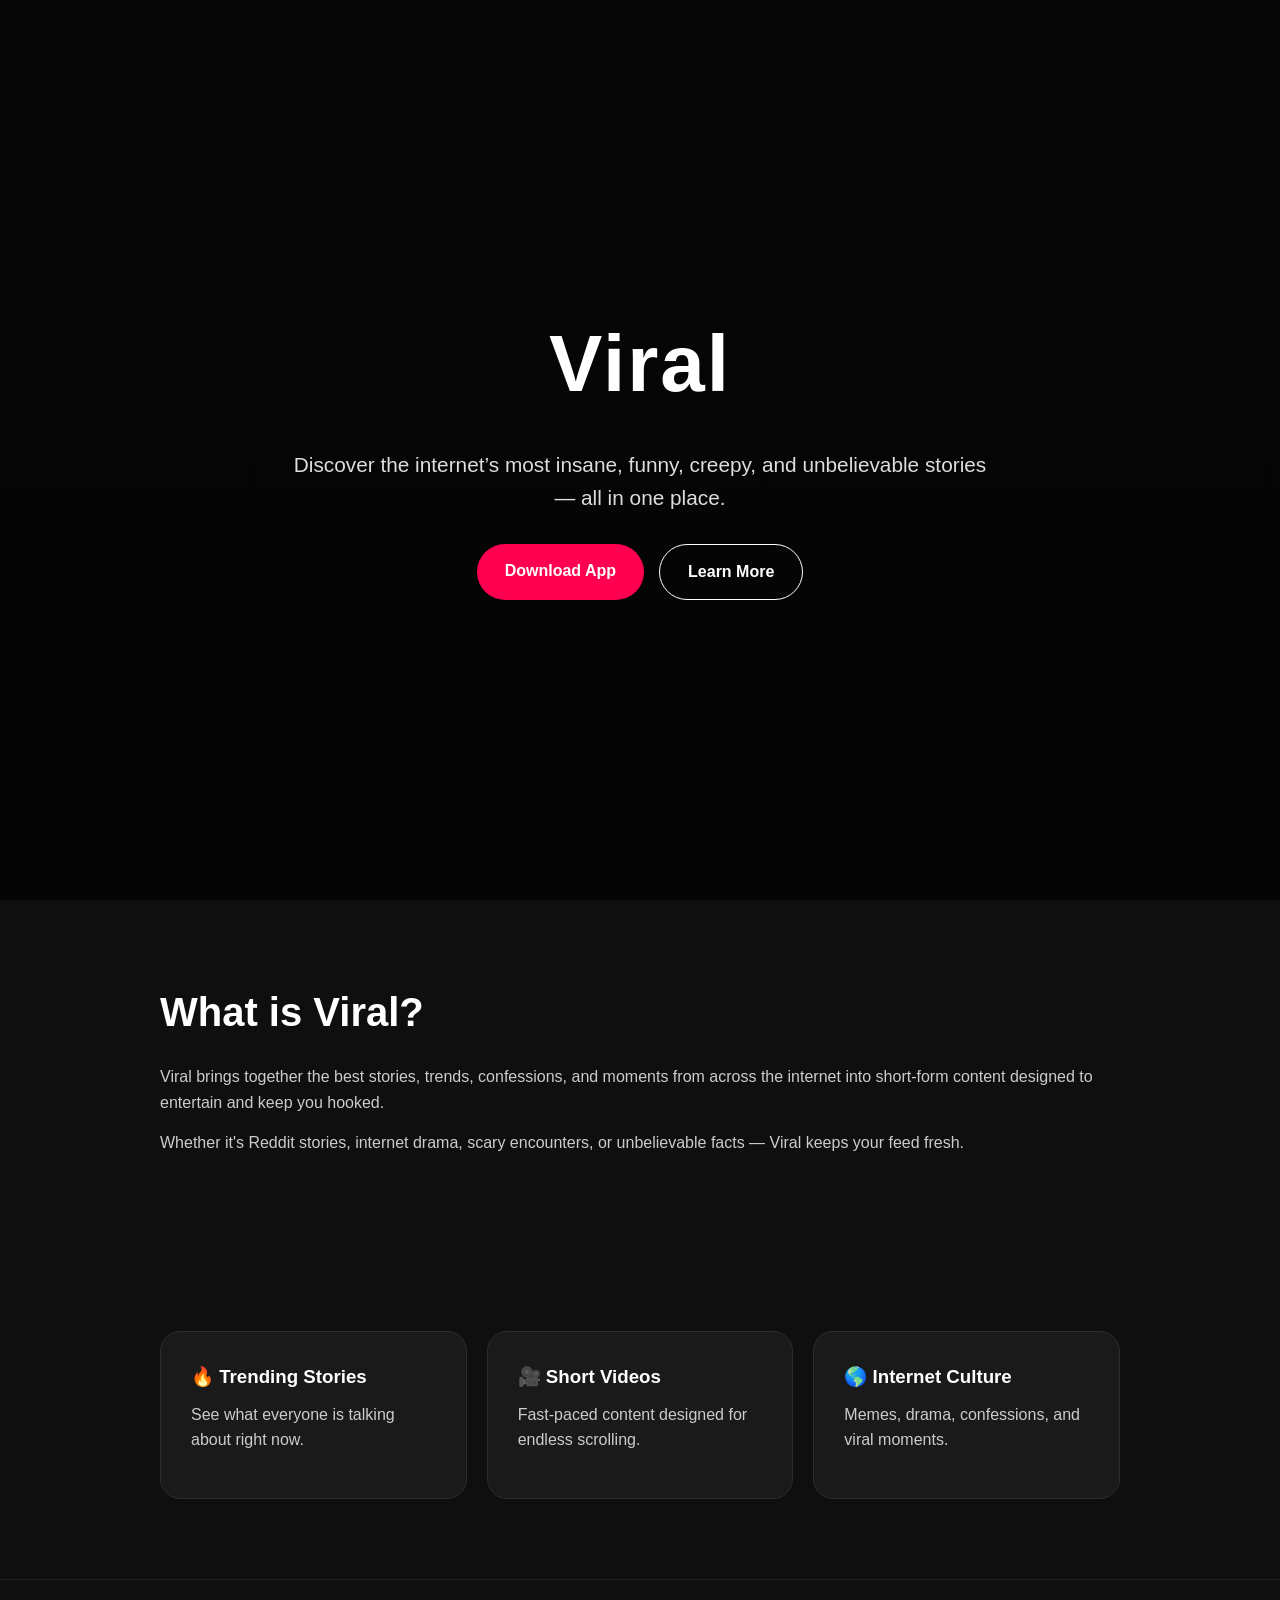
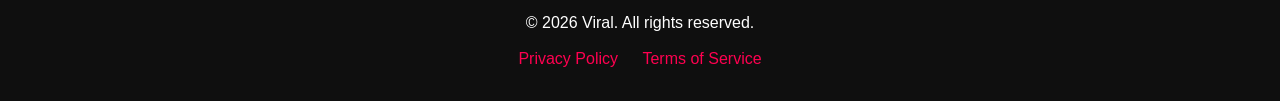
<file: index.html>
<!DOCTYPE html>
<html lang="en">
<head>
  <meta charset="UTF-8" />
  <meta name="viewport" content="width=device-width, initial-scale=1.0"/>
  <title>Viral</title>
  <link rel="stylesheet" href="style.css"/>
</head>
<body>
  <header class="hero">
    <div class="overlay"></div>

    <div class="content">
      <h1>Viral</h1>
      <p>
        Discover the internet’s most insane, funny, creepy, and unbelievable stories —
        all in one place.
      </p>

      <div class="buttons">
        <a href="#" class="btn">Download App</a>
        <a href="#about" class="btn secondary">Learn More</a>
      </div>
    </div>
  </header>

  <section id="about" class="section">
    <h2>What is Viral?</h2>

    <p>
      Viral brings together the best stories, trends, confessions, and moments from
      across the internet into short-form content designed to entertain and keep you hooked.
    </p>

    <p>
      Whether it's Reddit stories, internet drama, scary encounters, or unbelievable facts —
      Viral keeps your feed fresh.
    </p>
  </section>

  <section class="section cards">
    <div class="card">
      <h3>🔥 Trending Stories</h3>
      <p>See what everyone is talking about right now.</p>
    </div>

    <div class="card">
      <h3>🎥 Short Videos</h3>
      <p>Fast-paced content designed for endless scrolling.</p>
    </div>

    <div class="card">
      <h3>🌎 Internet Culture</h3>
      <p>Memes, drama, confessions, and viral moments.</p>
    </div>
  </section>

  <footer>
    <p>© 2026 Viral. All rights reserved.</p>

    <div class="footer-links">
      <a href="privacy.html">Privacy Policy</a>
      <a href="tos.html">Terms of Service</a>
    </div>
  </footer>
</body>
</html>
</file>
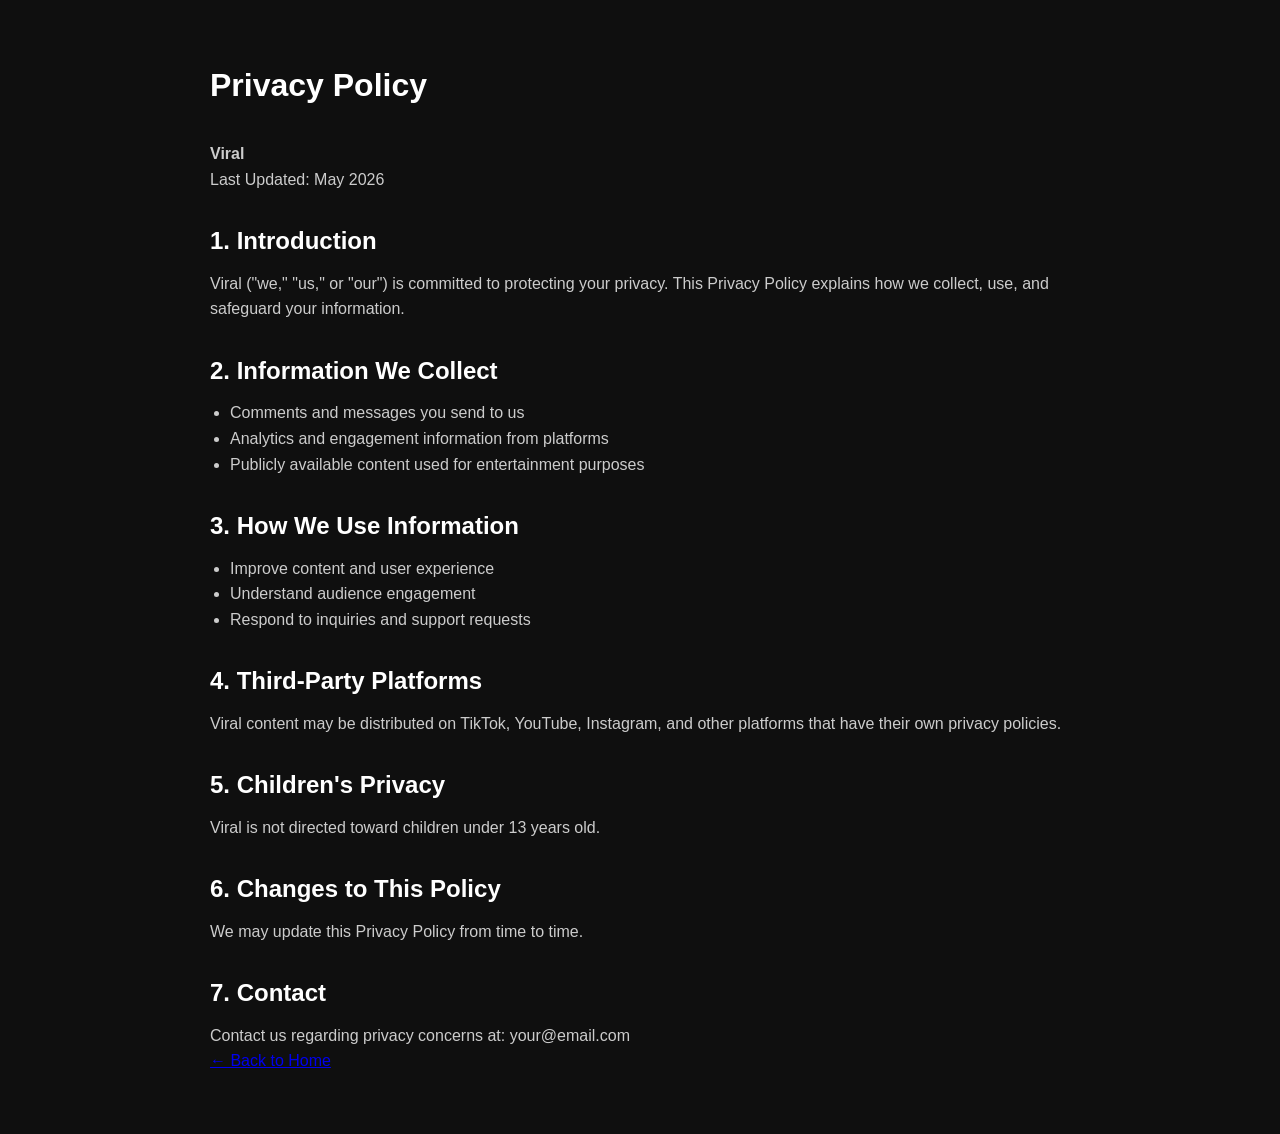
<file: privacy.html>
<!DOCTYPE html>
<html lang="en">
<head>
  <meta charset="UTF-8" />
  <meta name="viewport" content="width=device-width, initial-scale=1.0"/>
  <title>Viral - Privacy Policy</title>
  <link rel="stylesheet" href="style.css"/>
</head>
<body>

  <div class="legal-page">
    <h1>Privacy Policy</h1>

    <p><strong>Viral</strong></p>
    <p>Last Updated: May 2026</p>

    <h2>1. Introduction</h2>
    <p>
      Viral ("we," "us," or "our") is committed to protecting your privacy.
      This Privacy Policy explains how we collect, use, and safeguard your information.
    </p>

    <h2>2. Information We Collect</h2>
    <ul>
      <li>Comments and messages you send to us</li>
      <li>Analytics and engagement information from platforms</li>
      <li>Publicly available content used for entertainment purposes</li>
    </ul>

    <h2>3. How We Use Information</h2>
    <ul>
      <li>Improve content and user experience</li>
      <li>Understand audience engagement</li>
      <li>Respond to inquiries and support requests</li>
    </ul>

    <h2>4. Third-Party Platforms</h2>
    <p>
      Viral content may be distributed on TikTok, YouTube, Instagram,
      and other platforms that have their own privacy policies.
    </p>

    <h2>5. Children's Privacy</h2>
    <p>
      Viral is not directed toward children under 13 years old.
    </p>

    <h2>6. Changes to This Policy</h2>
    <p>
      We may update this Privacy Policy from time to time.
    </p>

    <h2>7. Contact</h2>
    <p>
      Contact us regarding privacy concerns at:
      your@email.com
    </p>

    <p>
      <a href="index.html">← Back to Home</a>
    </p>
  </div>

</body>
</html>
</file>
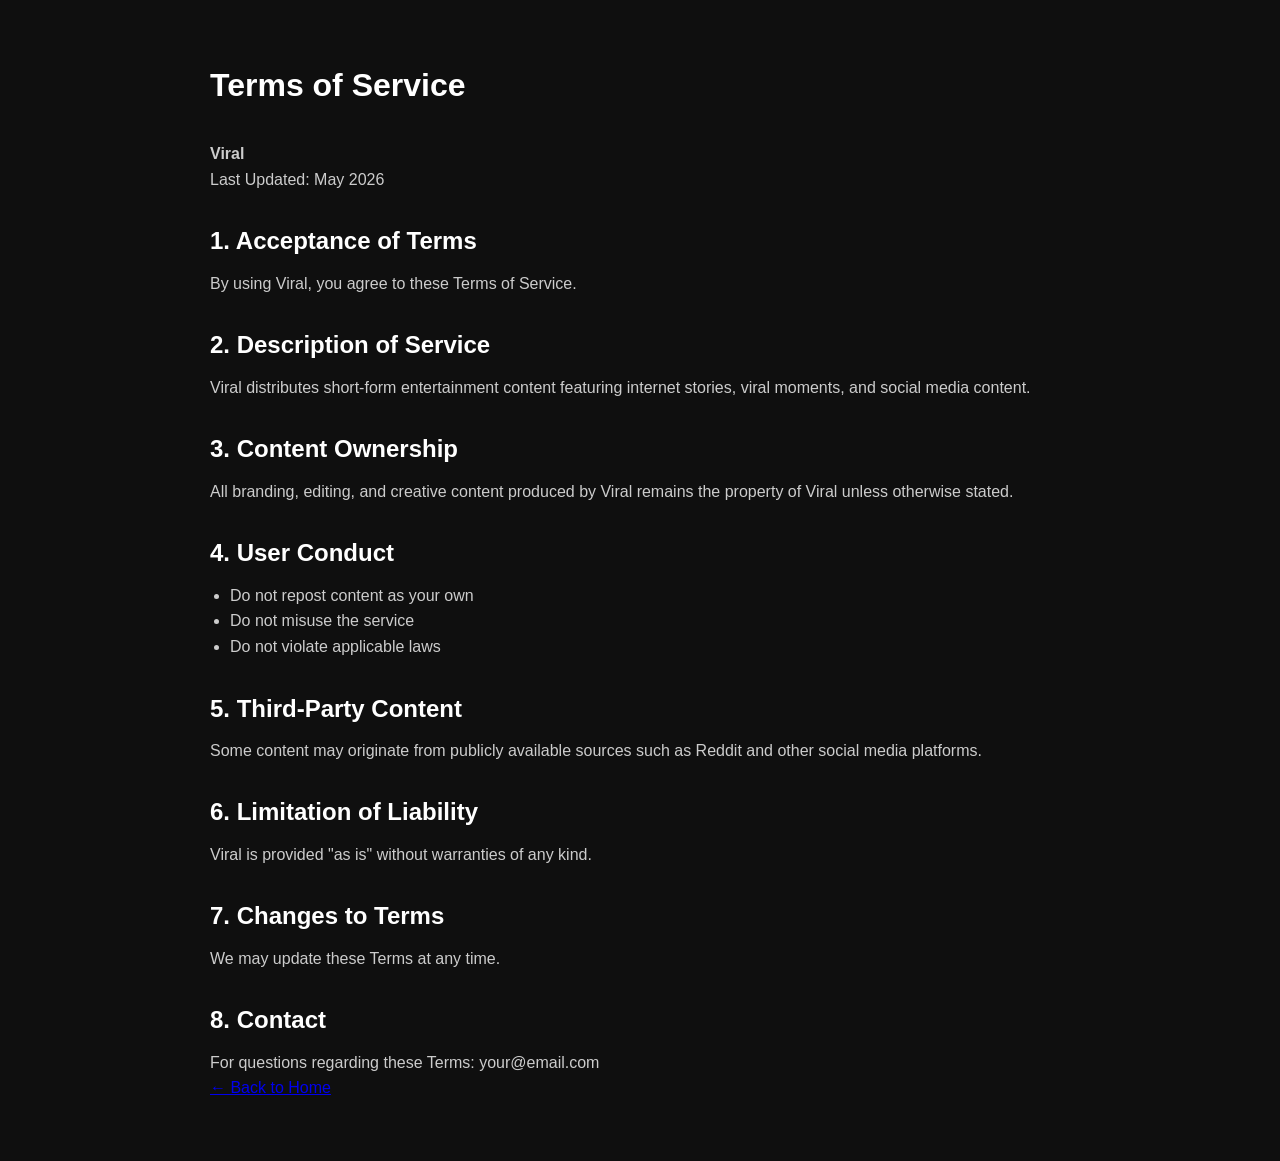
<file: tos.html>
<!DOCTYPE html>
<html lang="en">
<head>
  <meta charset="UTF-8" />
  <meta name="viewport" content="width=device-width, initial-scale=1.0"/>
  <title>Viral - Terms of Service</title>
  <link rel="stylesheet" href="style.css"/>
</head>
<body>

  <div class="legal-page">
    <h1>Terms of Service</h1>

    <p><strong>Viral</strong></p>
    <p>Last Updated: May 2026</p>

    <h2>1. Acceptance of Terms</h2>
    <p>
      By using Viral, you agree to these Terms of Service.
    </p>

    <h2>2. Description of Service</h2>
    <p>
      Viral distributes short-form entertainment content featuring internet stories,
      viral moments, and social media content.
    </p>

    <h2>3. Content Ownership</h2>
    <p>
      All branding, editing, and creative content produced by Viral remains
      the property of Viral unless otherwise stated.
    </p>

    <h2>4. User Conduct</h2>
    <ul>
      <li>Do not repost content as your own</li>
      <li>Do not misuse the service</li>
      <li>Do not violate applicable laws</li>
    </ul>

    <h2>5. Third-Party Content</h2>
    <p>
      Some content may originate from publicly available sources such as Reddit
      and other social media platforms.
    </p>

    <h2>6. Limitation of Liability</h2>
    <p>
      Viral is provided "as is" without warranties of any kind.
    </p>

    <h2>7. Changes to Terms</h2>
    <p>
      We may update these Terms at any time.
    </p>

    <h2>8. Contact</h2>
    <p>
      For questions regarding these Terms:
      your@email.com
    </p>

    <p>
      <a href="index.html">← Back to Home</a>
    </p>
  </div>

</body>
</html>
</file>
<file: style.css>
* {
  margin: 0;
  padding: 0;
  box-sizing: border-box;
}

body {
  font-family: Arial, Helvetica, sans-serif;
  background: #0f0f0f;
  color: white;
  line-height: 1.6;
}

.hero {
  position: relative;
  height: 100vh;
  background:
    linear-gradient(rgba(0,0,0,0.6), rgba(0,0,0,0.7)),
    url('https://images.unsplash.com/photo-1516321318423-f06f85e504b3?q=80&w=2070&auto=format&fit=crop')
    center/cover no-repeat;

  display: flex;
  justify-content: center;
  align-items: center;
  text-align: center;
  padding: 20px;
}

.content {
  max-width: 700px;
  z-index: 2;
}

.content h1 {
  font-size: 5rem;
  margin-bottom: 20px;
  letter-spacing: 2px;
}

.content p {
  font-size: 1.3rem;
  margin-bottom: 30px;
  color: #ddd;
}

.buttons {
  display: flex;
  gap: 15px;
  justify-content: center;
  flex-wrap: wrap;
}

.btn {
  background: #ff0050;
  color: white;
  padding: 14px 28px;
  text-decoration: none;
  border-radius: 999px;
  transition: 0.3s ease;
  font-weight: bold;
}

.btn:hover {
  transform: translateY(-2px);
  opacity: 0.9;
}

.btn.secondary {
  background: transparent;
  border: 1px solid white;
}

.section {
  padding: 80px 20px;
  max-width: 1000px;
  margin: auto;
}

.section h2 {
  font-size: 2.5rem;
  margin-bottom: 20px;
}

.section p {
  color: #ccc;
  margin-bottom: 15px;
}

.cards {
  display: grid;
  grid-template-columns: repeat(auto-fit, minmax(250px, 1fr));
  gap: 20px;
}

.card {
  background: #1a1a1a;
  padding: 30px;
  border-radius: 20px;
  border: 1px solid #2d2d2d;
}

.card h3 {
  margin-bottom: 10px;
}

footer {
  border-top: 1px solid #222;
  padding: 30px 20px;
  text-align: center;
}

.footer-links {
  margin-top: 10px;
}

.footer-links a {
  color: #ff0050;
  margin: 0 10px;
  text-decoration: none;
}

.footer-links a:hover {
  text-decoration: underline;
}

.legal-page {
  max-width: 900px;
  margin: auto;
  padding: 60px 20px;
}

.legal-page h1 {
  margin-bottom: 30px;
}

.legal-page h2 {
  margin-top: 30px;
  margin-bottom: 10px;
}

.legal-page p,
.legal-page li {
  color: #ccc;
}

.legal-page ul {
  margin-left: 20px;
}
</file>
